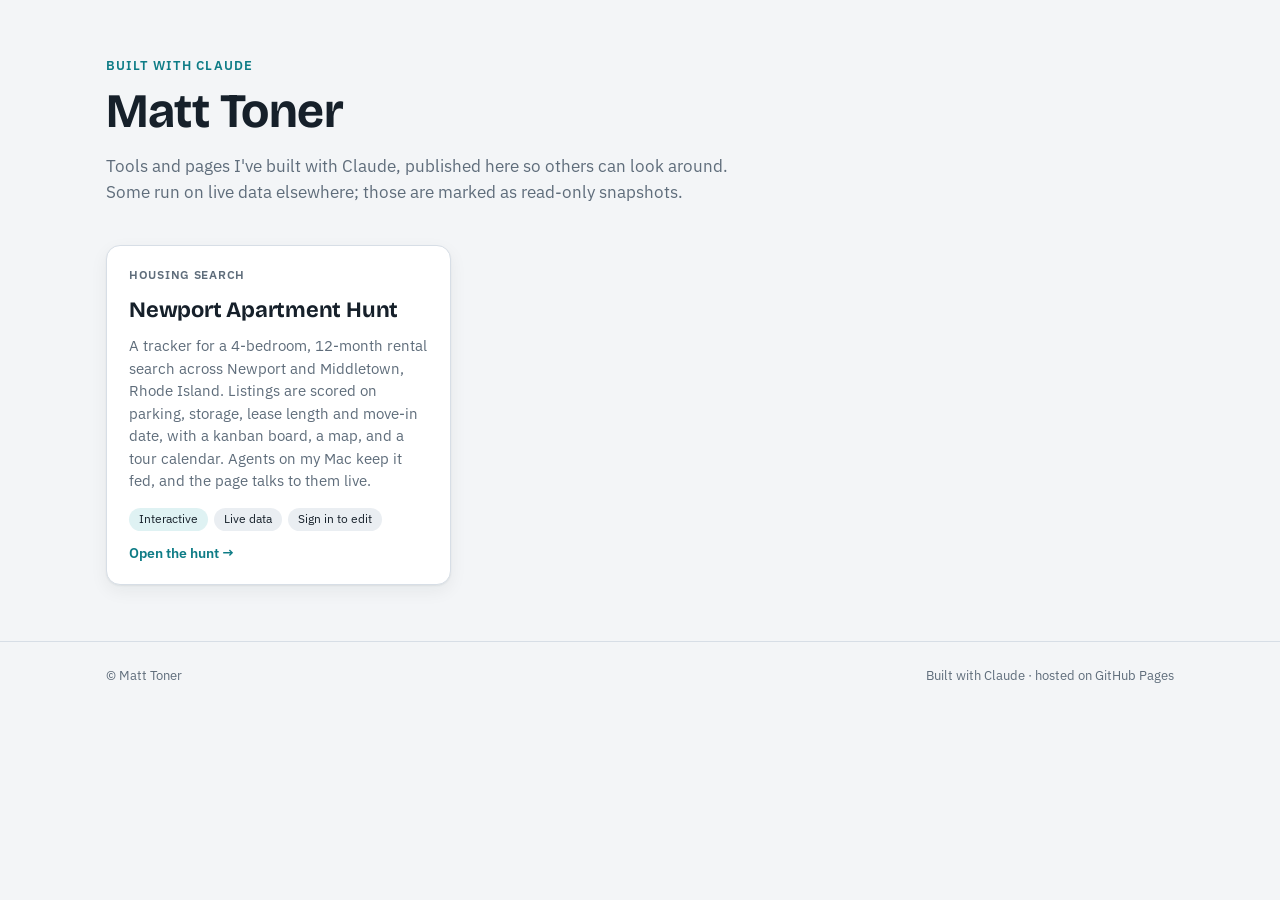
<file: index.html>
<!doctype html>
<html lang="en">
<head>
<meta charset="utf-8">
<meta name="viewport" content="width=device-width,initial-scale=1">
<title>Matt Toner</title>
<meta name="description" content="Tools and pages Matt Toner built with Claude, published to explore.">
<link rel="icon" href="assets/favicon.svg" type="image/svg+xml">
<link rel="preconnect" href="https://fonts.googleapis.com">
<link rel="stylesheet" href="https://fonts.googleapis.com/css2?family=Bricolage+Grotesque:opsz,wght@12..96,500;12..96,700&family=IBM+Plex+Sans:wght@400;500;600&display=swap">
<link rel="stylesheet" href="assets/site.css">
</head>
<body>
<header class="site">
  <div class="wrap">
    <p class="kicker">Built with Claude</p>
    <h1>Matt Toner</h1>
    <p class="lede">Tools and pages I've built with Claude, published here so others can look around. Some run on live data elsewhere; those are marked as read-only snapshots.</p>
  </div>
</header>

<section class="gallery">
  <div class="wrap">
    <div class="grid">

      <a class="card" href="apartment-hunt/">
        <span class="eyebrow">Housing search</span>
        <h2>Newport Apartment Hunt</h2>
        <p>A tracker for a 4-bedroom, 12-month rental search across Newport and Middletown, Rhode Island. Listings are scored on parking, storage, lease length and move-in date, with a kanban board, a map, and a tour calendar. Agents on my Mac keep it fed, and the page talks to them live.</p>
        <span class="chips"><span class="chip accent">Interactive</span><span class="chip">Live data</span><span class="chip">Sign in to edit</span></span>
        <span class="open">Open the hunt →</span>
      </a>

    </div>
  </div>
</section>

<footer class="site">
  <div class="wrap">
    <span>© Matt Toner</span>
    <span>Built with Claude · hosted on GitHub Pages</span>
  </div>
</footer>
</body>
</html>
</file>
<file: assets/site.css>
:root{
  --bg:#f3f5f7; --panel:#ffffff; --panel-2:#eaeef2; --fg:#16202a; --muted:#5f6d7b; --line:#d7dee6;
  --accent:#0e7c86; --accent-fg:#ffffff; --accent-soft:#dff2f3;
  --shadow:0 1px 2px rgba(22,32,42,.06),0 6px 18px rgba(22,32,42,.06);
  --display:"Bricolage Grotesque","IBM Plex Sans",system-ui,sans-serif;
  --body:"IBM Plex Sans",system-ui,-apple-system,sans-serif;
  color-scheme:light;
}
@media (prefers-color-scheme: dark){ :root:not([data-theme="light"]){
  --bg:#0f151b; --panel:#182129; --panel-2:#1f2a34; --fg:#e7edf2; --muted:#9db0bf; --line:#2a3642;
  --accent:#3fb6bf; --accent-fg:#06232a; --accent-soft:#163a3f;
  --shadow:0 1px 2px rgba(0,0,0,.4),0 8px 24px rgba(0,0,0,.35); color-scheme:dark } }
:root[data-theme="dark"]{
  --bg:#0f151b; --panel:#182129; --panel-2:#1f2a34; --fg:#e7edf2; --muted:#9db0bf; --line:#2a3642;
  --accent:#3fb6bf; --accent-fg:#06232a; --accent-soft:#163a3f;
  --shadow:0 1px 2px rgba(0,0,0,.4),0 8px 24px rgba(0,0,0,.35); color-scheme:dark }
*{box-sizing:border-box}
html{scroll-behavior:smooth}
body{margin:0;background:var(--bg);color:var(--fg);font-family:var(--body);font-size:15px;line-height:1.55}
a{color:var(--accent)}
h1,h2,h3{font-family:var(--display);margin:0;text-wrap:balance;letter-spacing:-.01em}
.wrap{max-width:1100px;margin:0 auto;padding:0 16px}
header.site{padding:56px 0 28px}
header.site .kicker{font-size:13px;letter-spacing:.08em;text-transform:uppercase;color:var(--accent);font-weight:600;margin:0 0 10px}
header.site h1{font-size:clamp(32px,5vw,48px);font-weight:700;line-height:1.05}
header.site p.lede{max-width:640px;color:var(--muted);font-size:17px;margin:16px 0 0}
section.gallery{padding:12px 0 56px}
.grid{display:grid;grid-template-columns:repeat(auto-fill,minmax(300px,1fr));gap:16px}
.card{display:flex;flex-direction:column;gap:12px;background:var(--panel);border:1px solid var(--line);border-radius:14px;padding:20px 22px;box-shadow:var(--shadow);text-decoration:none;color:inherit;min-width:0;transition:transform .12s ease,border-color .12s ease}
.card:hover{transform:translateY(-2px);border-color:var(--accent)}
.card:focus-visible{outline:2px solid var(--accent);outline-offset:3px}
.card .eyebrow{font-size:12px;letter-spacing:.06em;text-transform:uppercase;color:var(--muted);font-weight:600}
.card h2{font-size:22px;line-height:1.2}
.card p{margin:0;color:var(--muted);font-size:14.5px}
.card .chips{display:flex;flex-wrap:wrap;gap:6px;margin-top:auto;padding-top:4px}
.chip{display:inline-flex;align-items:center;font-size:12px;line-height:1.35;padding:3px 10px;border-radius:999px;background:var(--panel-2);color:var(--fg)}
.chip.accent{background:var(--accent-soft)}
.card .open{display:inline-flex;align-items:center;gap:6px;color:var(--accent);font-weight:600;font-size:14px}
.card:hover .open{text-decoration:underline}
footer.site{border-top:1px solid var(--line);padding:24px 0 48px;color:var(--muted);font-size:13px}
footer.site .wrap{display:flex;flex-wrap:wrap;gap:8px 20px;justify-content:space-between}
@media (max-width:560px){header.site{padding:40px 0 20px}.card{padding:18px}}
</file>
